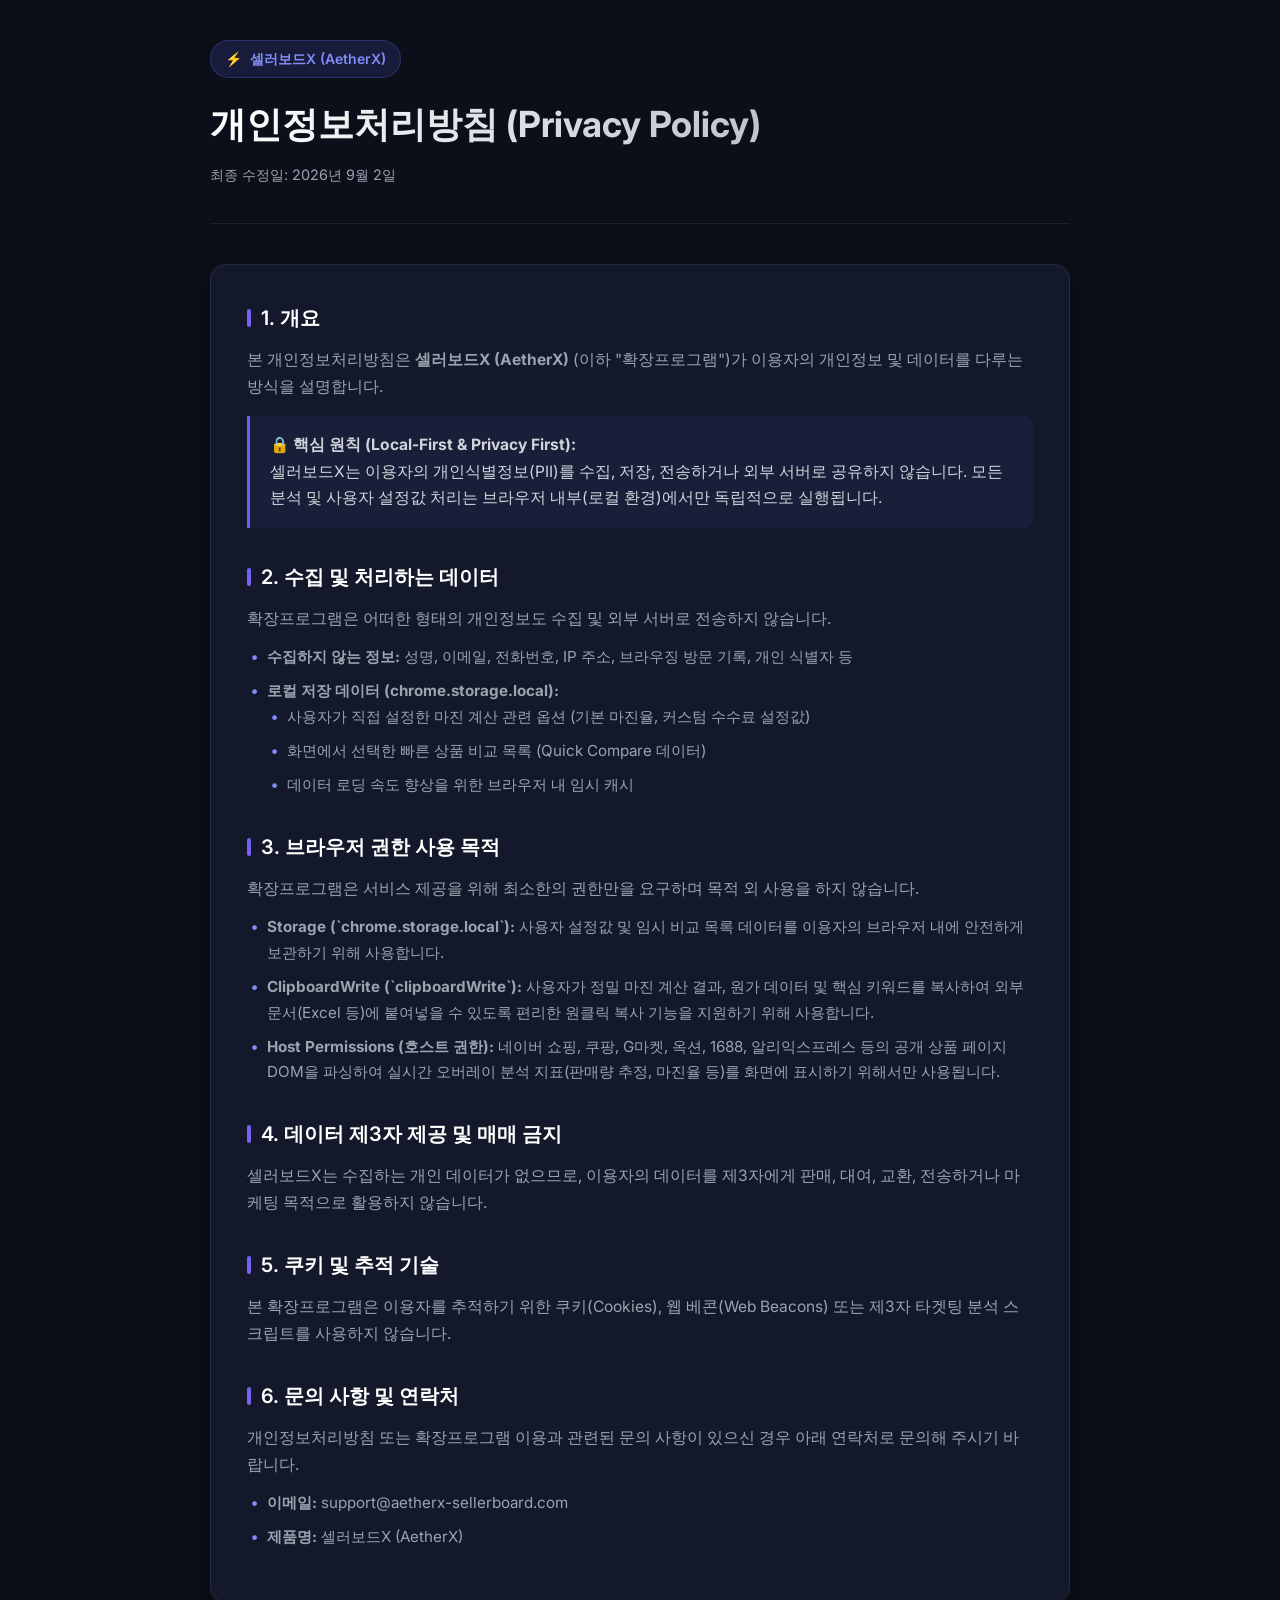
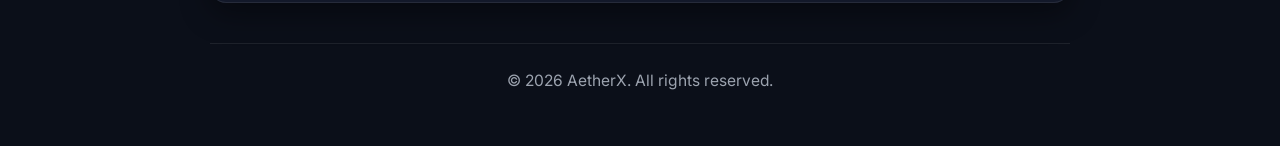
<file: privacy-policy/index.html>
<!DOCTYPE html>
<html lang="ko">
<head>
  <meta charset="UTF-8">
  <meta name="viewport" content="width=device-width, initial-scale=1.0">
  <title>개인정보처리방침 - 셀러보드X (AetherX)</title>
  <meta name="description" content="셀러보드X(AetherX) 크롬 확장프로그램의 개인정보처리방침 안내입니다.">
  <link rel="preconnect" href="https://fonts.googleapis.com">
  <link rel="preconnect" href="https://fonts.gstatic.com" crossorigin>
  <link href="https://fonts.googleapis.com/css2?family=Inter:wght@400;500;600;700&display=swap" rel="stylesheet">
  <style>
    :root {
      --bg-color: #0b0f19;
      --card-bg: rgba(23, 31, 51, 0.7);
      --card-border: rgba(255, 255, 255, 0.08);
      --text-main: #f3f4f6;
      --text-muted: #9ca3af;
      --accent-color: #6366f1;
      --accent-gradient: linear-gradient(135deg, #6366f1 0%, #8b5cf6 100%);
      --accent-light: rgba(99, 102, 241, 0.15);
      --code-bg: #111827;
    }

    * {
      box-sizing: border-box;
      margin: 0;
      padding: 0;
    }

    body {
      font-family: 'Inter', -apple-system, BlinkMacSystemFont, 'Segoe UI', Roboto, sans-serif;
      background-color: var(--bg-color);
      color: var(--text-main);
      line-height: 1.7;
      padding: 40px 20px;
      min-height: 100vh;
      display: flex;
      justify-content: center;
    }

    .container {
      max-width: 860px;
      width: 100%;
    }

    header {
      margin-bottom: 40px;
      padding-bottom: 24px;
      border-bottom: 1px solid var(--card-border);
    }

    .logo-badge {
      display: inline-flex;
      align-items: center;
      gap: 8px;
      background: var(--accent-light);
      border: 1px solid rgba(99, 102, 241, 0.3);
      padding: 6px 14px;
      border-radius: 20px;
      color: #818cf8;
      font-size: 0.875rem;
      font-weight: 600;
      margin-bottom: 16px;
    }

    h1 {
      font-size: 2.25rem;
      font-weight: 700;
      background: linear-gradient(to right, #ffffff, #9ca3af);
      -webkit-background-clip: text;
      -webkit-text-fill-color: transparent;
      margin-bottom: 8px;
    }

    .last-updated {
      color: var(--text-muted);
      font-size: 0.9rem;
    }

    .content-card {
      background: var(--card-bg);
      backdrop-filter: blur(12px);
      border: 1px solid var(--card-border);
      border-radius: 16px;
      padding: 36px;
      box-shadow: 0 10px 30px rgba(0, 0, 0, 0.4);
    }

    section {
      margin-bottom: 32px;
    }

    section:last-child {
      margin-bottom: 0;
    }

    h2 {
      font-size: 1.25rem;
      font-weight: 600;
      color: #ffffff;
      margin-bottom: 12px;
      display: flex;
      align-items: center;
      gap: 10px;
    }

    h2::before {
      content: '';
      display: inline-block;
      width: 4px;
      height: 18px;
      background: var(--accent-gradient);
      border-radius: 2px;
    }

    p {
      color: var(--text-muted);
      margin-bottom: 12px;
      font-size: 0.975rem;
    }

    ul {
      list-style-type: none;
      padding-left: 0;
      margin-bottom: 16px;
    }

    li {
      position: relative;
      padding-left: 20px;
      color: var(--text-muted);
      margin-bottom: 8px;
      font-size: 0.95rem;
    }

    li::before {
      content: '•';
      position: absolute;
      left: 4px;
      color: #818cf8;
      font-weight: bold;
    }

    .highlight-box {
      background: rgba(99, 102, 241, 0.08);
      border-left: 3px solid var(--accent-color);
      padding: 16px 20px;
      border-radius: 0 8px 8px 0;
      margin: 16px 0;
    }

    .highlight-box p {
      color: #d1d5db;
      margin-bottom: 0;
    }

    footer {
      margin-top: 40px;
      text-align: center;
      color: var(--text-muted);
      font-size: 0.85rem;
      border-top: 1px solid var(--card-border);
      padding-top: 24px;
    }

    @media (max-width: 640px) {
      body {
        padding: 20px 12px;
      }
      .content-card {
        padding: 20px;
      }
      h1 {
        font-size: 1.75rem;
      }
    }
  </style>
</head>
<body>
  <div class="container">
    <header>
      <div class="logo-badge">
        <span>⚡</span> 셀러보드X (AetherX)
      </div>
      <h1>개인정보처리방침 (Privacy Policy)</h1>
      <p class="last-updated">최종 수정일: 2026년 9월 2일</p>
    </header>

    <main class="content-card">
      <section>
        <h2>1. 개요</h2>
        <p>본 개인정보처리방침은 <strong>셀러보드X (AetherX)</strong> (이하 "확장프로그램")가 이용자의 개인정보 및 데이터를 다루는 방식을 설명합니다.</p>
        <div class="highlight-box">
          <p>🔒 <strong>핵심 원칙 (Local-First & Privacy First):</strong><br>
          셀러보드X는 이용자의 개인식별정보(PII)를 수집, 저장, 전송하거나 외부 서버로 공유하지 않습니다. 모든 분석 및 사용자 설정값 처리는 브라우저 내부(로컬 환경)에서만 독립적으로 실행됩니다.</p>
        </div>
      </section>

      <section>
        <h2>2. 수집 및 처리하는 데이터</h2>
        <p>확장프로그램은 어떠한 형태의 개인정보도 수집 및 외부 서버로 전송하지 않습니다.</p>
        <ul>
          <li><strong>수집하지 않는 정보:</strong> 성명, 이메일, 전화번호, IP 주소, 브라우징 방문 기록, 개인 식별자 등</li>
          <li><strong>로컬 저장 데이터 (chrome.storage.local):</strong>
            <ul>
              <li>사용자가 직접 설정한 마진 계산 관련 옵션 (기본 마진율, 커스텀 수수료 설정값)</li>
              <li>화면에서 선택한 빠른 상품 비교 목록 (Quick Compare 데이터)</li>
              <li>데이터 로딩 속도 향상을 위한 브라우저 내 임시 캐시</li>
            </ul>
          </li>
        </ul>
      </section>

      <section>
        <h2>3. 브라우저 권한 사용 목적</h2>
        <p>확장프로그램은 서비스 제공을 위해 최소한의 권한만을 요구하며 목적 외 사용을 하지 않습니다.</p>
        <ul>
          <li><strong>Storage (`chrome.storage.local`):</strong> 사용자 설정값 및 임시 비교 목록 데이터를 이용자의 브라우저 내에 안전하게 보관하기 위해 사용합니다.</li>
          <li><strong>ClipboardWrite (`clipboardWrite`):</strong> 사용자가 정밀 마진 계산 결과, 원가 데이터 및 핵심 키워드를 복사하여 외부 문서(Excel 등)에 붙여넣을 수 있도록 편리한 원클릭 복사 기능을 지원하기 위해 사용합니다.</li>
          <li><strong>Host Permissions (호스트 권한):</strong> 네이버 쇼핑, 쿠팡, G마켓, 옥션, 1688, 알리익스프레스 등의 공개 상품 페이지 DOM을 파싱하여 실시간 오버레이 분석 지표(판매량 추정, 마진율 등)를 화면에 표시하기 위해서만 사용됩니다.</li>
        </ul>
      </section>

      <section>
        <h2>4. 데이터 제3자 제공 및 매매 금지</h2>
        <p>셀러보드X는 수집하는 개인 데이터가 없으므로, 이용자의 데이터를 제3자에게 판매, 대여, 교환, 전송하거나 마케팅 목적으로 활용하지 않습니다.</p>
      </section>

      <section>
        <h2>5. 쿠키 및 추적 기술</h2>
        <p>본 확장프로그램은 이용자를 추적하기 위한 쿠키(Cookies), 웹 베콘(Web Beacons) 또는 제3자 타겟팅 분석 스크립트를 사용하지 않습니다.</p>
      </section>

      <section>
        <h2>6. 문의 사항 및 연락처</h2>
        <p>개인정보처리방침 또는 확장프로그램 이용과 관련된 문의 사항이 있으신 경우 아래 연락처로 문의해 주시기 바랍니다.</p>
        <ul>
          <li><strong>이메일:</strong> support@aetherx-sellerboard.com</li>
          <li><strong>제품명:</strong> 셀러보드X (AetherX)</li>
        </ul>
      </section>
    </main>

    <footer>
      <p>&copy; 2026 AetherX. All rights reserved.</p>
    </footer>
  </div>
</body>
</html>
</file>
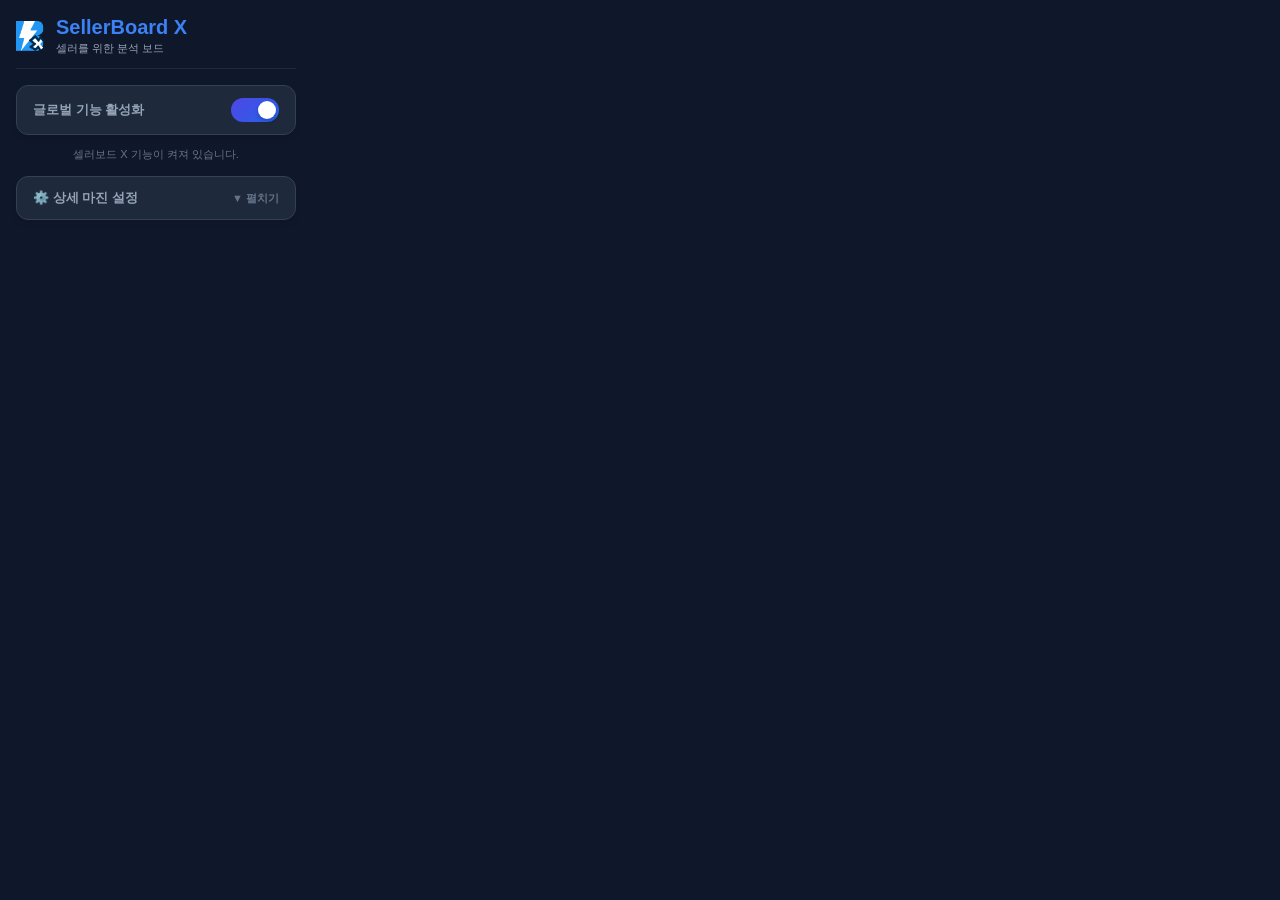
<file: popup.html>
<!DOCTYPE html>
<html>
<head>
  <meta charset="utf-8">
  <style>
    body {
      width: 280px;
      margin: 0;
      padding: 16px;
      font-family: -apple-system, BlinkMacSystemFont, "Segoe UI", Roboto, Helvetica, Arial, sans-serif;
      background: #0F172A;
      color: #F8FAFC;
    }
    .header {
      display: flex;
      align-items: center;
      gap: 12px;
      margin-bottom: 16px;
      border-bottom: 1px solid #1E293B;
      padding-bottom: 12px;
    }
    .logo-container {
      display: flex;
      flex-direction: column;
    }
    .logo-text {
      font-size: 20px;
      font-weight: 800;
      color: #3B82F6;
      line-height: 1.1;
      font-family: -apple-system, BlinkMacSystemFont, "Segoe UI", Roboto, sans-serif;
    }
    .logo-subtitle {
      font-size: 11px;
      color: #94A3B8;
      font-weight: 500;
      margin-top: 3px;
    }
    .toggle-container {
      display: flex;
      align-items: center;
      justify-content: space-between;
      background: #1E293B;
      border: 1px solid #334155;
      border-radius: 12px;
      padding: 12px 16px;
      box-shadow: 0 4px 6px -1px rgba(0, 0, 0, 0.1);
    }
    .label {
      font-size: 13px;
      font-weight: 600;
      color: #94A3B8;
    }
    /* Toggle Switch styling */
    .switch {
      position: relative;
      display: inline-block;
      width: 48px;
      height: 24px;
    }
    .switch input {
      opacity: 0;
      width: 0;
      height: 0;
    }
    .slider {
      position: absolute;
      cursor: pointer;
      top: 0;
      left: 0;
      right: 0;
      bottom: 0;
      background-color: #475569;
      transition: .3s;
      border-radius: 24px;
    }
    .slider:before {
      position: absolute;
      content: "";
      height: 18px;
      width: 18px;
      left: 3px;
      bottom: 3px;
      background-color: white;
      transition: .3s;
      border-radius: 50%;
      box-shadow: 0 2px 4px rgba(0, 0, 0, 0.2);
    }
    input:checked + .slider {
      background: linear-gradient(135deg, #4F46E5, #2563EB);
    }
    input:checked + .slider:before {
      transform: translateX(24px);
    }
    .status-text {
      font-size: 11px;
      text-align: center;
      margin-top: 12px;
      color: #64748B;
    }
    .settings-header {
      margin-top: 14px;
      display: flex;
      align-items: center;
      justify-content: space-between;
      background: #1E293B;
      border: 1px solid #334155;
      border-radius: 12px;
      padding: 12px 16px;
      cursor: pointer;
      user-select: none;
      box-shadow: 0 4px 6px -1px rgba(0, 0, 0, 0.1);
      transition: border-radius 0.2s ease;
    }
    .settings-body {
      display: none;
      background: #1E293B;
      border: 1px solid #334155;
      border-top: none;
      border-radius: 0 0 12px 12px;
      padding: 12px 16px;
      margin-top: -2px;
      box-shadow: 0 4px 6px -1px rgba(0, 0, 0, 0.1);
    }
    .form-group {
      display: flex;
      justify-content: space-between;
      align-items: center;
      margin-bottom: 8px;
    }
    .form-group span {
      font-size: 12px;
      color: #94A3B8;
      font-weight: 500;
    }
    .form-group input, .form-group select {
      width: 90px;
      padding: 4px 6px;
      font-size: 12px;
      background: #0F172A;
      color: white;
      border: 1px solid #475569;
      border-radius: 6px;
      box-sizing: border-box;
    }
    .form-group input {
      text-align: right;
    }
  </style>
</head>
<body>
  <div class="header">
    <img src="icons/icon48.png" width="28" height="30" alt="Logo" style="flex-shrink: 0;">
    <div class="logo-container">
      <span class="logo-text">SellerBoard X</span>
      <span class="logo-subtitle">셀러를 위한 분석 보드</span>
    </div>
  </div>
  
  <div class="toggle-container">
    <span class="label">글로벌 기능 활성화</span>
    <label class="switch">
      <input type="checkbox" id="aetherx-toggle-checkbox" checked>
      <span class="slider"></span>
    </label>
  </div>
  <div class="status-text" id="status-desc">셀러보드 X 기능이 켜져 있습니다.</div>

  <!-- 상세 마진 설정 아코디언 추가 -->
  <div class="settings-header" id="aetherx-settings-hdr">
    <span class="label">⚙️ 상세 마진 설정</span>
    <span style="font-size: 11px; color: #64748B; font-weight: 600;" id="settings-chevron">▼ 펼치기</span>
  </div>
  <div class="settings-body" id="aetherx-settings-body">
    <div class="form-group">
      <span>기준 통화</span>
      <select id="sett-currency">
        <option value="CNY">CNY (위안)</option>
        <option value="USD">USD (달러)</option>
        <option value="JPY">JPY (엔)</option>
        <option value="EUR">EUR (유로)</option>
      </select>
    </div>
    <div class="form-group" style="margin-bottom: 4px;">
      <span>적용 환율(원)</span>
      <input type="number" id="sett-rate" step="0.01">
    </div>
    <div style="text-align: right; font-size: 9px; color: #94A3B8; margin-top: -4px; margin-bottom: 8px;" id="sett-rate-time">
      최근 갱신: 미확인
    </div>
    <div class="form-group">
      <span>관세율 (%)</span>
      <input type="number" id="sett-customs">
    </div>
    <div class="form-group">
      <span>부가세율 (%)</span>
      <input type="number" id="sett-vat">
    </div>
    <div class="form-group">
      <span>국제 배송비(원)</span>
      <input type="number" id="sett-int-ship">
    </div>
    <div class="form-group">
      <span>국내 배송비(원)</span>
      <input type="number" id="sett-dom-ship">
    </div>
    <div class="form-group">
      <span>목표 마진율 (%)</span>
      <input type="number" id="sett-target-margin">
    </div>
    <div class="form-group" style="flex-direction: column; align-items: flex-start; gap: 4px; margin-bottom: 8px;">
      <span>소싱 번역 제외 금지어 사전 (쉼표 구분)</span>
      <input type="text" id="sett-translation-blacklist" style="width: 100%; text-align: left; margin-top: 2px;" placeholder="예: 해외직구, 정품, 무료배송">
    </div>
    <button id="btn-settings-save" style="width: 100%; margin-top: 8px; background: linear-gradient(135deg, #4F46E5, #2563EB); color: white; border: none; border-radius: 6px; padding: 8px; font-weight: 700; cursor: pointer; font-size: 12px; box-shadow: 0 2px 4px rgba(37,99,235,0.2);">설정 저장 및 적용</button>
  </div>

  <script src="popup.js"></script>
</body>
</html>
</file>
